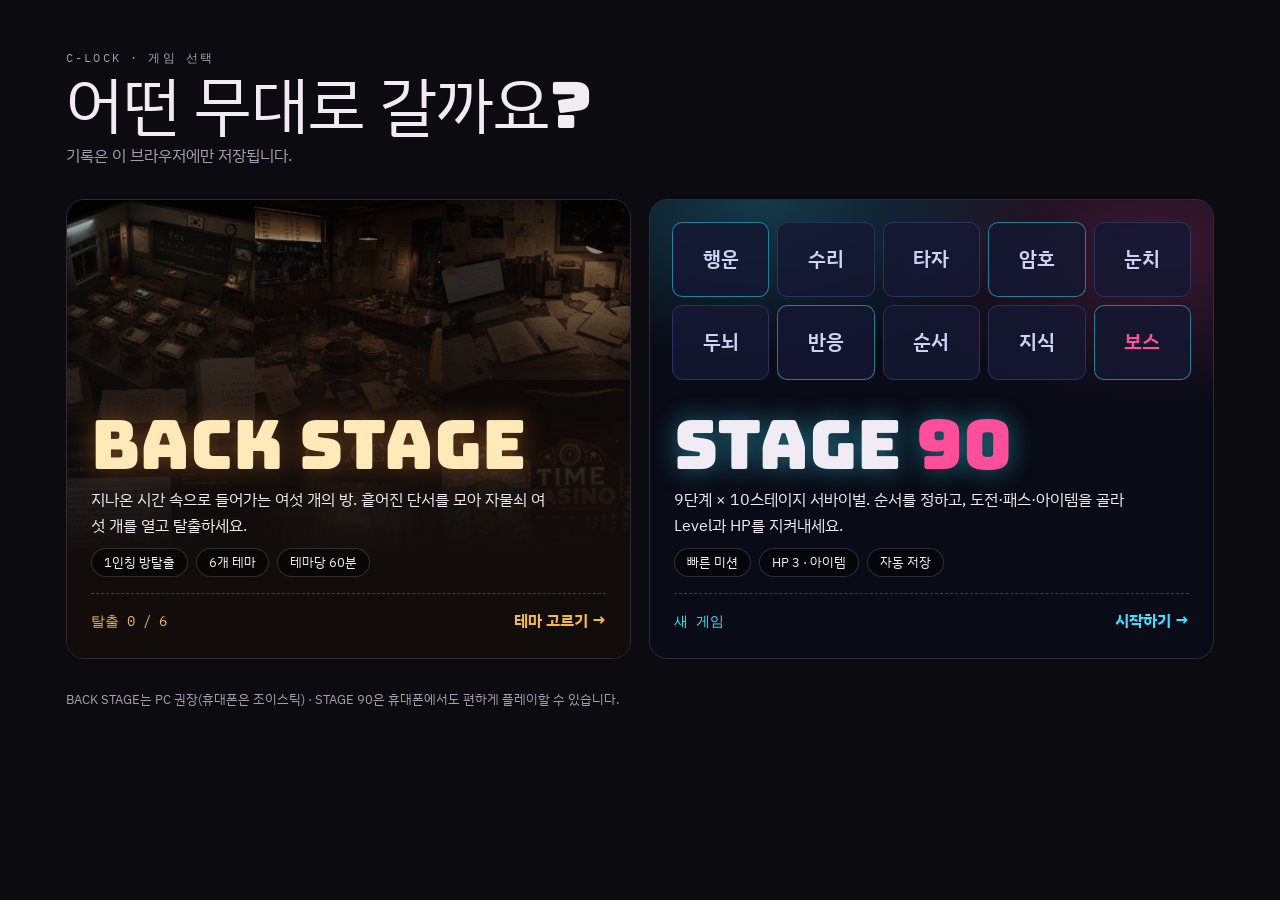
<file: index.html>
<!doctype html>
<html lang="ko">
<meta name="viewport" content="width=device-width, initial-scale=1, viewport-fit=cover">
<meta charset="utf-8">
<title>C-LOCK</title>
<link rel="preconnect" href="https://fonts.googleapis.com">
<link rel="preconnect" href="https://fonts.gstatic.com" crossorigin>
<link rel="stylesheet" href="https://fonts.googleapis.com/css2?family=Bungee&family=IBM+Plex+Mono:wght@500;600&family=IBM+Plex+Sans+KR:wght@400;600&display=swap">
<style>
/* Main menu: pick a game. Left = BACK STAGE (warm backstage gold), right = STAGE 90 (quiz-show cyan/pink). */
:root {
  color-scheme: dark;
  --bg: #0c0b10; --line: #2f2a36; --text: #f1ecf4; --muted: #a59eb0;
  --gold: #f2b84b; --cyan: #3de0ff; --pink: #ff4f9a;
  --f-display: 'Bungee', 'IBM Plex Sans KR', sans-serif;
  --f-mono: 'IBM Plex Mono', ui-monospace, monospace;
  --f-body: 'IBM Plex Sans KR', system-ui, sans-serif;
}
* { box-sizing: border-box; }
html, body { margin: 0; }
body { min-height: 100vh; background: var(--bg); color: var(--text); font-family: var(--f-body); line-height: 1.6; }
.wrap { width: min(1180px, 100%); margin: 0 auto; padding: 48px 16px 64px; }
header { margin-bottom: 30px; }
.eyebrow { font-family: var(--f-mono); font-size: 12px; letter-spacing: .18em; color: var(--muted); }
h1 { margin: 6px 0 6px; font-family: var(--f-display); font-weight: 400; font-size: clamp(36px, 6vw, 64px); line-height: 1; }
header p { margin: 0; color: var(--muted); }

.games { display: grid; grid-template-columns: repeat(2, minmax(0, 1fr)); gap: 18px; }
.game { position: relative; display: flex; flex-direction: column; min-height: 460px; border-radius: 18px; overflow: hidden; border: 1px solid var(--line); text-decoration: none; color: inherit; isolation: isolate; transition: transform .18s ease, box-shadow .18s ease, border-color .18s ease; }
.game:hover, .game:focus-visible { transform: translateY(-4px); outline: none; }
.game .art { position: absolute; inset: 0; z-index: -1; }
.game .in { margin-top: auto; padding: 26px 24px 24px; display: flex; flex-direction: column; gap: 10px; }
.game h2 { margin: 0; font-family: var(--f-display); font-weight: 400; font-size: clamp(42px, 6vw, 68px); line-height: .95; }
.game p { margin: 0; max-width: 46ch; }
.meta { display: flex; flex-wrap: wrap; gap: 8px; }
.meta span { font-size: 13px; border-radius: 999px; padding: 3px 12px; background: rgba(0,0,0,.45); border: 1px solid rgba(255,255,255,.16); }
.cta { display: flex; justify-content: space-between; align-items: center; gap: 12px; margin-top: 6px; padding-top: 14px; border-top: 1px dashed rgba(255,255,255,.22); }
.cta .rec { font-family: var(--f-mono); font-size: 14px; }
.cta b { font-size: 16px; }

/* BACK STAGE: theme posters in a strip, darkened toward the text */
.bs { background: #120d0b; }
.bs .art { display: grid; grid-template-columns: repeat(3, 1fr); grid-template-rows: repeat(2, 1fr); }
.bs .art img { width: 100%; height: 100%; object-fit: cover; display: block; filter: saturate(.85) brightness(.8); }
.bs .art::after { content: ""; position: absolute; inset: 0; background: linear-gradient(180deg, rgba(18,13,11,.15) 0%, rgba(18,13,11,.75) 48%, #120d0b 78%); }
.bs h2 { color: #ffe9b8; text-shadow: 0 0 26px rgba(242,140,60,.4); }
.bs .cta b, .bs .cta .rec { color: var(--gold); }
.bs:hover, .bs:focus-visible { border-color: var(--gold); box-shadow: 0 16px 44px rgba(0,0,0,.5), 0 0 0 1px rgba(242,184,75,.3); }

/* STAGE 90: scoreboard grid of the ten mission types */
.s90 { background: #090b16; }
.s90 .art { background: radial-gradient(ellipse 70% 50% at 20% 0%, rgba(61,224,255,.22), transparent 70%), radial-gradient(ellipse 70% 50% at 90% 10%, rgba(255,79,154,.2), transparent 70%); }
.s90 .tiles { position: absolute; inset: 22px 22px auto 22px; display: grid; grid-template-columns: repeat(5, minmax(0, 1fr)); gap: 8px; }
.s90 .tiles span { aspect-ratio: 1.3; display: grid; place-items: center; border-radius: 10px; border: 1px solid #2b3260; background: rgba(20,24,50,.85); font-weight: 600; font-size: clamp(14px, 1.8vw, 20px); color: #cdd3f5; }
.s90 .tiles span.boss { border-color: var(--pink); color: var(--pink); }
.s90 .tiles span:nth-child(3n+1) { border-color: rgba(61,224,255,.5); }
.s90 h2 b { color: var(--pink); font-weight: 400; }
.s90 h2 { text-shadow: 0 0 26px rgba(61,224,255,.45); }
.s90 .cta b, .s90 .cta .rec { color: var(--cyan); }
.s90:hover, .s90:focus-visible { border-color: var(--cyan); box-shadow: 0 16px 44px rgba(0,0,0,.5), 0 0 0 1px rgba(61,224,255,.3); }

footer { margin-top: 30px; color: var(--muted); font-size: 13px; }
@media (max-width: 760px) {
  .wrap { padding-top: 30px; }
  .games { grid-template-columns: 1fr; }
  .game { min-height: 400px; }
}
@media (prefers-reduced-motion: reduce) { .game { transition: none; } .game:hover { transform: none; } }
</style>

<div class="wrap">
  <header>
    <div class="eyebrow">C-LOCK · 게임 선택</div>
    <h1>어떤 무대로 갈까요?</h1>
    <p>기록은 이 브라우저에만 저장됩니다.</p>
  </header>

  <div class="games">
    <a class="game bs" href="backstage.html" aria-label="BACK STAGE 방탈출 시리즈로 이동">
      <div class="art" aria-hidden="true">
        <img src="w1/assets/poster.webp" alt=""><img src="w2/assets/poster.webp" alt=""><img src="w3/assets/poster.webp" alt="">
        <img src="w4/assets/poster.jpg" alt=""><img src="w5/assets/poster.webp" alt=""><img src="w6/assets/poster.webp" alt="" style="object-position:center 22%">
      </div>
      <div class="in">
        <h2>BACK STAGE</h2>
        <p>지나온 시간 속으로 들어가는 여섯 개의 방. 흩어진 단서를 모아 자물쇠 여섯 개를 열고 탈출하세요.</p>
        <div class="meta"><span>1인칭 방탈출</span><span>6개 테마</span><span>테마당 60분</span></div>
        <div class="cta"><span class="rec" id="bsRec">탈출 0 / 6</span><b>테마 고르기 →</b></div>
      </div>
    </a>

    <a class="game s90" href="s90/index.html" aria-label="STAGE 90 서바이벌 퀴즈로 이동">
      <div class="art" aria-hidden="true"><div class="tiles"><span>행운</span><span>수리</span><span>타자</span><span>암호</span><span>눈치</span><span>두뇌</span><span>반응</span><span>순서</span><span>지식</span><span class="boss">보스</span></div></div>
      <div class="in">
        <h2>STAGE <b>90</b></h2>
        <p>9단계 × 10스테이지 서바이벌. 순서를 정하고, 도전·패스·아이템을 골라 Level과 HP를 지켜내세요.</p>
        <div class="meta"><span>빠른 미션</span><span>HP 3 · 아이템</span><span>자동 저장</span></div>
        <div class="cta"><span class="rec" id="s90Rec">새 게임</span><b id="s90Go">시작하기 →</b></div>
      </div>
    </a>
  </div>

  <footer>BACK STAGE는 PC 권장(휴대폰은 조이스틱) · STAGE 90은 휴대폰에서도 편하게 플레이할 수 있습니다.</footer>
</div>

<script>
(() => {
  'use strict';
  let n = 0;
  for (let w = 1; w <= 6; w++) { try { if (localStorage.getItem('bs-record-w' + w)) n++; } catch (e) { /* storage blocked */ } }
  document.getElementById('bsRec').textContent = `탈출 ${n} / 6`;
  let s = null;
  try { s = JSON.parse(localStorage.getItem('s90-save-v1') || 'null'); } catch (e) { /* storage blocked */ }
  if (s) {
    const lv = `${s.level > 0 ? '+' : ''}${s.level}`;
    document.getElementById('s90Rec').textContent = s.out ? `퇴장 · Level ${lv}` : `${s.stage}단계 · Level ${lv} · HP ${s.hp}`;
    document.getElementById('s90Go').textContent = '이어하기 →';
  }
})();
</script>
</file>
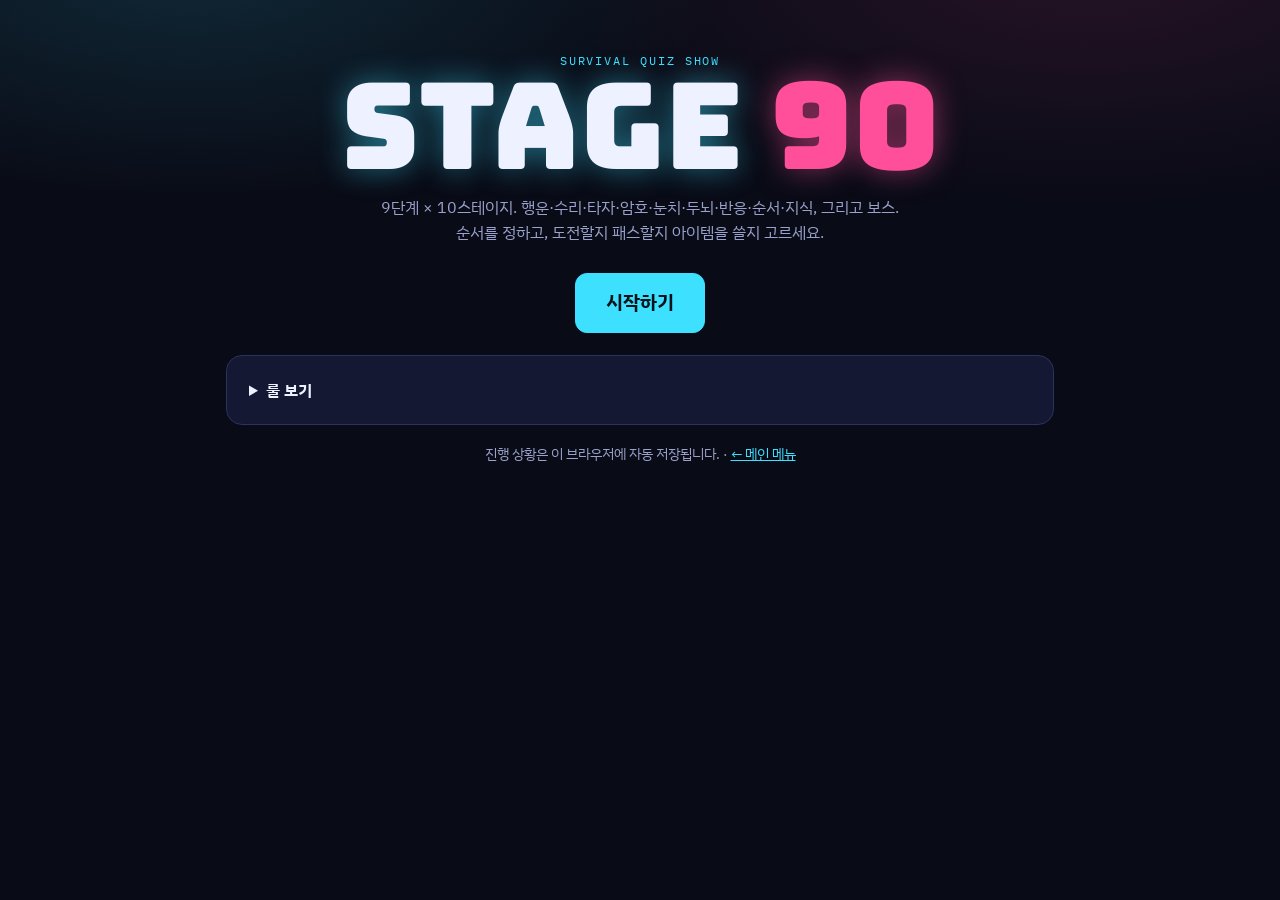
<file: s90/index.html>
<!doctype html>
<html lang="ko">
<head>
<meta charset="utf-8">
<meta name="viewport" content="width=device-width, initial-scale=1, viewport-fit=cover">
<title>Stage 90</title>
<link rel="preconnect" href="https://fonts.googleapis.com">
<link rel="preconnect" href="https://fonts.gstatic.com" crossorigin>
<link rel="stylesheet" href="https://fonts.googleapis.com/css2?family=Bungee&family=Black+Han+Sans&family=IBM+Plex+Mono:wght@500;600&family=IBM+Plex+Sans+KR:wght@400;600;700&display=swap">
<style>
/* Stage 90: a quiz-show scoreboard. Dark stage, cyan/magenta lights, green = success, red = fail, gold = items. */
:root {
  color-scheme: dark;
  --bg: #090b16; --bg-2: #0f1222; --card: #141832; --card-2: #1b2042; --line: #2b3260; --line-2: #3a4380;
  --text: #eef1ff; --muted: #9aa2cc; --cyan: #3de0ff; --pink: #ff4f9a; --gold: #ffc94a;
  --ok: #4fe08a; --bad: #ff5a52; --pass: #a9b2e0;
  --f-logo: 'Bungee', 'Black Han Sans', sans-serif;
  --f-disp: 'Black Han Sans', 'IBM Plex Sans KR', sans-serif;
  --f-mono: 'IBM Plex Mono', ui-monospace, monospace;
  --f-body: 'IBM Plex Sans KR', system-ui, sans-serif;
}
* { box-sizing: border-box; }
html, body { margin: 0; }
body {
  min-height: 100vh; background: var(--bg); color: var(--text); font-family: var(--f-body); line-height: 1.55;
  background-image: radial-gradient(ellipse 60% 40% at 15% -5%, rgba(61,224,255,.14), transparent 70%),
    radial-gradient(ellipse 60% 40% at 85% -5%, rgba(255,79,154,.12), transparent 70%);
  -webkit-tap-highlight-color: transparent;
}
button { font: inherit; color: inherit; }
a { color: var(--cyan); }
[hidden] { display: none !important; }

/* ---------- HUD: always on top, readable at a glance */
.hud { position: sticky; top: 0; z-index: 20; background: rgba(9,11,22,.92); backdrop-filter: blur(8px); border-bottom: 1px solid var(--line); }
.hud-in { width: min(1100px, 100%); margin: 0 auto; padding: 10px 16px; display: flex; flex-wrap: wrap; align-items: center; gap: 10px 18px; }
.logo { font-family: var(--f-logo); font-size: 20px; letter-spacing: .02em; color: var(--text); text-decoration: none; white-space: nowrap; }
.logo b { color: var(--cyan); font-weight: 400; }
.stat { display: flex; flex-direction: column; line-height: 1.1; }
.stat small { font-family: var(--f-mono); font-size: 10px; letter-spacing: .14em; color: var(--muted); }
.stat strong { font-family: var(--f-mono); font-size: 22px; font-variant-numeric: tabular-nums; }
.stat strong em { font-style: normal; font-size: 13px; color: var(--muted); margin-left: 4px; }
.lvl strong { color: var(--cyan); }
.hp-row { display: flex; gap: 3px; font-size: 20px; line-height: 1; }
.hp-row i { font-style: normal; color: var(--pink); filter: drop-shadow(0 0 6px rgba(255,79,154,.55)); }
.hp-row i.off { color: #2e3358; filter: none; }
.items { display: flex; flex-wrap: wrap; gap: 6px; margin-left: auto; }
.item { display: inline-flex; align-items: center; gap: 5px; height: 34px; padding: 0 10px; border-radius: 999px; border: 1px solid var(--line-2); background: var(--card); cursor: pointer; font-size: 14px; }
.item b { font-family: var(--f-mono); font-size: 15px; color: var(--gold); }
.item.zero { opacity: .38; }
.item:hover, .item:focus-visible { border-color: var(--gold); outline: none; }
.passes { display: flex; gap: 4px; align-items: center; }
.passes i { width: 12px; height: 12px; border-radius: 50%; border: 2px solid var(--pass); }
.passes i.used { background: transparent; border-color: #343a66; }
.passes i:not(.used) { background: var(--pass); }
.iconbtn { height: 34px; padding: 0 12px; border-radius: 8px; border: 1px solid var(--line-2); background: transparent; cursor: pointer; font-size: 13px; color: var(--muted); }
.iconbtn:hover { color: var(--text); border-color: var(--cyan); }

/* week track: 10 slots in the chosen order */
.track { width: min(1100px, 100%); margin: 0 auto; padding: 0 16px 10px; display: grid; grid-template-columns: repeat(10, minmax(0, 1fr)); gap: 5px; }
.slot { height: 30px; border-radius: 6px; border: 1px solid var(--line); background: var(--bg-2); display: grid; place-items: center; font-size: 12px; font-weight: 600; color: var(--muted); position: relative; overflow: hidden; }
.slot.now { border-color: var(--cyan); color: var(--text); box-shadow: 0 0 0 1px var(--cyan) inset, 0 0 14px rgba(61,224,255,.35); }
.slot.success { background: rgba(79,224,138,.18); border-color: var(--ok); color: var(--ok); }
.slot.fail { background: rgba(255,90,82,.16); border-color: var(--bad); color: var(--bad); }
.slot.pass, .slot.shield, .slot.space { background: rgba(169,178,224,.12); border-color: var(--pass); color: var(--pass); }
.slot.boss { border-style: dashed; }

/* ---------- screens */
main { width: min(860px, 100%); margin: 0 auto; padding: 26px 16px 80px; }
.screen { animation: in .28s ease; }
@keyframes in { from { opacity: 0; transform: translateY(8px); } to { opacity: 1; transform: none; } }
.card { background: var(--card); border: 1px solid var(--line); border-radius: 16px; padding: 22px; }
.eyebrow { font-family: var(--f-mono); font-size: 12px; letter-spacing: .16em; color: var(--cyan); }
h1, h2, h3 { margin: 0; }
.btns { display: flex; flex-wrap: wrap; gap: 10px; margin-top: 18px; }
.btn { min-height: 48px; padding: 0 22px; border-radius: 12px; border: 1px solid var(--line-2); background: var(--card-2); cursor: pointer; font-weight: 700; font-size: 16px; display: inline-flex; align-items: center; justify-content: center; gap: 8px; text-decoration: none; color: var(--text); }
.btn:hover:not(:disabled) { border-color: var(--cyan); }
.btn:disabled { opacity: .4; cursor: not-allowed; }
.btn.go { background: var(--cyan); border-color: var(--cyan); color: #04121a; }
.btn.go:hover:not(:disabled) { filter: brightness(1.08); }
.btn.warn { color: var(--bad); border-color: rgba(255,90,82,.5); background: transparent; }
.btn.ghost { background: transparent; }
.btn.big { min-height: 60px; font-size: 19px; padding: 0 30px; }
.btn small { font-weight: 400; font-size: 13px; opacity: .8; }

/* home */
.hero { text-align: center; padding: 26px 0 10px; }
.hero h1 { font-family: var(--f-logo); font-weight: 400; font-size: clamp(56px, 13vw, 120px); line-height: .92; color: var(--text); text-shadow: 0 0 30px rgba(61,224,255,.45); }
.hero h1 b { color: var(--pink); font-weight: 400; text-shadow: 0 0 30px rgba(255,79,154,.5); }
.hero p { color: var(--muted); max-width: 52ch; margin: 14px auto 0; }
.save { margin-top: 26px; display: grid; grid-template-columns: repeat(4, minmax(0, 1fr)); gap: 10px; }
.save .stat { background: var(--bg-2); border: 1px solid var(--line); border-radius: 12px; padding: 12px 14px; }
.home-btns { justify-content: center; }
.rules { margin-top: 22px; }
.rules summary { cursor: pointer; font-weight: 700; }
.rules ul { margin: 10px 0 0; padding-left: 20px; color: #cdd3f5; font-size: 14px; }
.rules li { margin: 4px 0; }
.note { margin-top: 14px; padding: 10px 14px; border-radius: 10px; background: rgba(255,201,74,.1); border: 1px solid rgba(255,201,74,.35); color: #ffe4a3; font-size: 14px; }

/* order */
.olist { list-style: none; margin: 16px 0 0; padding: 0; display: grid; gap: 8px; }
.orow { display: grid; grid-template-columns: 40px minmax(0, 1fr) auto; align-items: center; gap: 12px; background: var(--bg-2); border: 1px solid var(--line); border-radius: 12px; padding: 8px 10px 8px 14px; }
.orow .n { font-family: var(--f-mono); font-size: 18px; color: var(--muted); }
.orow .t { font-family: var(--f-disp); font-size: 22px; }
.orow .t small { font-family: var(--f-body); font-size: 13px; color: var(--muted); margin-left: 8px; }
.orow .mv { display: flex; gap: 6px; }
.orow .mv button { width: 44px; height: 40px; border-radius: 9px; border: 1px solid var(--line-2); background: var(--card); cursor: pointer; font-size: 16px; }
.orow .mv button:disabled { opacity: .25; cursor: default; }
.orow.done { opacity: .45; }
.orow.boss { border-style: dashed; }

/* brief */
.brief { text-align: center; padding: 30px 22px; }
.brief .type { font-family: var(--f-disp); font-size: clamp(64px, 15vw, 120px); line-height: 1; margin: 8px 0 4px; }
.brief .type.boss { color: var(--pink); text-shadow: 0 0 28px rgba(255,79,154,.45); }
.brief .lv { font-family: var(--f-mono); font-size: 18px; color: var(--cyan); }
.brief .desc { font-size: 18px; margin: 16px auto 0; max-width: 40ch; }
.chips { display: flex; flex-wrap: wrap; justify-content: center; gap: 6px; margin-top: 14px; }
.chips span { font-size: 13px; border: 1px solid var(--line-2); border-radius: 999px; padding: 3px 12px; color: #cdd3f5; }
.brief .btns { justify-content: center; }
.toggles { display: flex; flex-wrap: wrap; justify-content: center; gap: 8px; margin-top: 16px; }
.toggle { min-height: 44px; padding: 0 16px; border-radius: 999px; border: 1px solid var(--line-2); background: transparent; cursor: pointer; font-size: 15px; display: inline-flex; align-items: center; gap: 6px; }
.toggle[aria-pressed="true"] { background: rgba(255,201,74,.16); border-color: var(--gold); color: var(--gold); font-weight: 700; }
.toggle:disabled { opacity: .35; cursor: not-allowed; }
.link { background: none; border: 0; color: var(--muted); text-decoration: underline; cursor: pointer; font-size: 14px; margin-top: 16px; }

/* countdown */
.count { display: grid; place-items: center; min-height: 52vh; }
.count b { font-family: var(--f-logo); font-weight: 400; font-size: clamp(120px, 34vw, 260px); line-height: 1; color: var(--cyan); text-shadow: 0 0 40px rgba(61,224,255,.6); animation: pop .9s ease both; }
@keyframes pop { 0% { transform: scale(1.6); opacity: 0; } 25% { transform: scale(1); opacity: 1; } 85% { opacity: 1; } 100% { opacity: 0; transform: scale(.85); } }

/* play */
.timer { display: flex; align-items: center; gap: 12px; margin-bottom: 16px; }
.timer .bar { flex: 1; height: 12px; border-radius: 999px; background: var(--bg-2); border: 1px solid var(--line); overflow: hidden; }
.timer .bar i { display: block; height: 100%; width: 100%; background: linear-gradient(90deg, var(--cyan), var(--pink)); transform-origin: left; }
.timer .sec { font-family: var(--f-mono); font-size: 34px; font-weight: 600; min-width: 3.2ch; text-align: right; font-variant-numeric: tabular-nums; }
.timer.low .sec { color: var(--bad); }
.timer.inf .sec { font-size: 24px; color: var(--muted); }
.qcard { text-align: center; padding: 28px 20px; }
.qcard .tag { font-family: var(--f-mono); color: var(--cyan); font-size: 14px; }
.q { font-size: 20px; margin: 12px 0 0; }
.q.big { font-size: clamp(22px, 4.6vw, 30px); font-weight: 700; line-height: 1.45; text-wrap: balance; }
.seq { font-size: clamp(30px, 8vw, 48px); font-weight: 700; letter-spacing: .12em; margin-top: 10px; }
.seq b { color: var(--pink); }
.eq, .cond { display: flex; align-items: center; justify-content: center; gap: 10px; font-size: clamp(26px, 6vw, 40px); font-weight: 700; margin-top: 10px; }
.cond { font-size: clamp(20px, 4.5vw, 30px); justify-content: flex-start; width: fit-content; margin: 10px auto 0; }
.cond span { font-size: .8em; color: var(--muted); }
.dot { display: inline-block; width: 1.25em; height: 1.25em; border-radius: 50%; }
.dot.r { background: #e0303f; } .dot.y { background: #ffcb59; } .dot.g { background: #7ab35a; }
.cho { font-family: var(--f-disp); font-size: clamp(64px, 18vw, 120px); letter-spacing: .14em; color: var(--gold); line-height: 1.1; margin-top: 8px; }
.cho.long { font-size: clamp(34px, 9.5vw, 72px); letter-spacing: .06em; word-break: keep-all; }
.answer { display: flex; gap: 10px; margin-top: 22px; }
.answer input { flex: 1; min-width: 0; height: 60px; border-radius: 12px; border: 2px solid var(--line-2); background: var(--bg-2); color: var(--text); font-size: 24px; padding: 0 16px; font-family: var(--f-body); text-align: center; }
.answer input:focus { outline: none; border-color: var(--cyan); }
.answer .btn { min-height: 60px; }
.shake { animation: shake .35s; }
@keyframes shake { 20%, 60% { transform: translateX(-8px); } 40%, 80% { transform: translateX(8px); } }
.hint { color: var(--muted); font-size: 14px; margin-top: 10px; }

/* typing */
.target { font-size: clamp(19px, 3.8vw, 24px); line-height: 1.8; text-align: left; background: var(--bg-2); border: 1px solid var(--line); border-radius: 12px; padding: 14px 16px; margin-top: 12px; user-select: none; -webkit-user-select: none; }
.target .ok { color: var(--ok); } .target .bad { color: var(--bad); background: rgba(255,90,82,.18); border-radius: 3px; } .target .cur { border-bottom: 2px solid var(--cyan); }
.typing textarea { width: 100%; min-height: 110px; margin-top: 14px; border-radius: 12px; border: 2px solid var(--line-2); background: var(--bg-2); color: var(--text); font-size: 20px; padding: 12px 14px; font-family: var(--f-body); resize: none; line-height: 1.6; }
.typing textarea:focus { outline: none; border-color: var(--cyan); }

/* order game */
.pick { display: flex; flex-wrap: wrap; justify-content: center; gap: 10px; margin-top: 18px; }
.pick button { min-width: 110px; min-height: 56px; padding: 0 18px; border-radius: 12px; border: 1px solid var(--line-2); background: var(--card-2); cursor: pointer; font-size: 19px; font-weight: 700; }
.pick button:disabled { opacity: .25; cursor: default; }
.picked { display: flex; flex-wrap: wrap; justify-content: center; align-items: center; gap: 8px; min-height: 64px; margin-top: 16px; padding: 8px; border: 1px dashed var(--line-2); border-radius: 12px; }
.picked button { min-height: 46px; padding: 0 14px; border-radius: 10px; border: 1px solid var(--cyan); background: rgba(61,224,255,.12); cursor: pointer; font-size: 17px; font-weight: 700; }
.picked button b { font-family: var(--f-mono); color: var(--cyan); margin-right: 6px; }
.picked .ph { color: var(--muted); font-size: 14px; }

/* boss board */
.board { display: grid; grid-template-columns: repeat(5, minmax(0, 1fr)); gap: 6px; width: min(420px, 100%); margin: 16px auto 0; }
.board button { aspect-ratio: 1; border-radius: 10px; border: 2px solid #3d6fa8; background: #f4f8ff; color: #10142a; font-size: clamp(22px, 6vw, 32px); font-weight: 700; cursor: pointer; }
.board button.on { background: var(--cyan); border-color: var(--cyan); }
.board.static button { cursor: default; }
.found { display: flex; flex-wrap: wrap; justify-content: center; gap: 8px; margin-top: 14px; min-height: 40px; }
.found span { padding: 6px 14px; border-radius: 999px; background: rgba(79,224,138,.16); border: 1px solid var(--ok); color: var(--ok); font-weight: 700; }
.found .need { background: none; border: 1px dashed var(--line-2); color: var(--muted); font-weight: 400; }

/* roulette */
.wheel-wrap { position: relative; width: min(340px, 82vw); aspect-ratio: 1; margin: 18px auto 0; }
.wheel-wrap svg { width: 100%; height: 100%; display: block; transition: transform 3.6s cubic-bezier(.12,.68,.12,1); }
.pointer { position: absolute; left: 50%; top: -8px; transform: translateX(-50%); width: 0; height: 0; border-left: 16px solid transparent; border-right: 16px solid transparent; border-top: 30px solid var(--gold); filter: drop-shadow(0 2px 6px rgba(0,0,0,.6)); z-index: 2; }

/* result */
.result { text-align: center; padding: 34px 22px; }
.result .word { font-family: var(--f-logo); font-weight: 400; font-size: clamp(54px, 14vw, 100px); line-height: 1; }
.result.success .word { color: var(--ok); text-shadow: 0 0 30px rgba(79,224,138,.5); }
.result.fail .word { color: var(--bad); text-shadow: 0 0 30px rgba(255,90,82,.45); }
.result.pass .word, .result.shield .word, .result.space .word { color: var(--pass); }
.result .delta { font-family: var(--f-mono); font-size: 24px; margin-top: 10px; }
.result .why { color: var(--muted); margin-top: 8px; }
.reveal { margin-top: 14px; display: inline-block; padding: 8px 16px; border-radius: 10px; background: var(--bg-2); border: 1px solid var(--line); }
.reveal b { color: var(--gold); }
.result .btns { justify-content: center; }

/* week end */
.sum { width: 100%; border-collapse: collapse; margin-top: 14px; font-size: 15px; }
.sum th, .sum td { padding: 8px 10px; border-bottom: 1px solid var(--line); text-align: left; }
.sum th { color: var(--muted); font-weight: 600; font-size: 13px; }
.sum td.r-success { color: var(--ok); } .sum td.r-fail { color: var(--bad); } .sum td.r-pass, .sum td.r-shield, .sum td.r-space { color: var(--pass); }
.sum td.num { font-family: var(--f-mono); text-align: right; }

/* modal + toast */
.modal { position: fixed; inset: 0; z-index: 50; background: rgba(4,6,14,.72); display: grid; place-items: center; padding: 16px; }
.modal .card { width: min(560px, 100%); max-height: 86vh; overflow: auto; }
.modal h3 { font-size: 20px; }
.modal p { color: #cdd3f5; }
.toast { position: fixed; left: 50%; bottom: 24px; transform: translateX(-50%); z-index: 60; background: var(--card-2); border: 1px solid var(--gold); color: var(--text); padding: 12px 18px; border-radius: 12px; box-shadow: 0 10px 30px rgba(0,0,0,.5); max-width: calc(100vw - 32px); }


/* dice */
#dpick button[aria-pressed="true"] { background: var(--cyan); border-color: var(--cyan); color: #04121a; }
.die { position: relative; width: 140px; height: 140px; margin: 22px auto 0; border-radius: 26px; background: #f4f6ff; box-shadow: 0 10px 30px rgba(0,0,0,.45), inset 0 -6px 0 rgba(0,0,0,.12); display: grid; place-items: center; }
.die.rolling { animation: wob .18s infinite alternate; }
@keyframes wob { from { transform: rotate(-8deg) scale(.96); } to { transform: rotate(8deg) scale(1.02); } }
.pips { display: grid; grid-template-columns: repeat(3, 26px); grid-template-rows: repeat(3, 26px); gap: 10px; }
.pips i { border-radius: 50%; }
.pips i.on { background: #10142a; }
.pips.blank { display: none; }
.die span { font-family: var(--f-logo); font-size: 60px; color: #10142a; }

/* baskin robbins 31 */
.bk-now { margin-top: 14px; }
.bk-now small { display: block; font-family: var(--f-mono); font-size: 12px; letter-spacing: .14em; color: var(--muted); }
.bk-now b { font-family: var(--f-logo); font-weight: 400; font-size: clamp(64px, 16vw, 96px); line-height: 1; color: var(--gold); }
.bk-log { display: flex; gap: 6px; overflow-x: auto; padding: 8px 2px; margin-top: 10px; scrollbar-width: thin; }
.bk-log span { flex: none; padding: 5px 11px; border-radius: 999px; font-size: 14px; font-weight: 700; font-family: var(--f-mono); }
.bk-log .cap { background: rgba(255,79,154,.16); border: 1px solid var(--pink); color: var(--pink); }
.bk-log .me { background: rgba(61,224,255,.14); border: 1px solid var(--cyan); color: var(--cyan); }
.bk-btns { display: grid; grid-template-columns: repeat(2, minmax(0, 1fr)); gap: 10px; margin-top: 12px; }
.bk-btns .btn { min-height: 58px; font-family: var(--f-mono); font-size: 20px; }

/* hangul hanoi */
.pegs { display: grid; grid-template-columns: repeat(3, minmax(0, 1fr)); gap: 8px; margin-top: 16px; }
.peg { position: relative; height: 210px; border: 1px solid var(--line); border-radius: 12px; background: var(--bg-2); cursor: pointer; display: flex; flex-direction: column-reverse; align-items: center; padding: 0 4px 30px; gap: 3px; }
.peg:hover { border-color: var(--line-2); }
.peg.sel { border-color: var(--gold); box-shadow: 0 0 0 1px var(--gold) inset; }
.peg .rod { position: absolute; left: 50%; bottom: 30px; top: 18px; width: 8px; margin-left: -4px; border-radius: 4px; background: #8c93b8; }
.peg em { position: absolute; left: 0; right: 0; bottom: 6px; text-align: center; font-style: normal; font-family: var(--f-mono); font-size: 13px; color: var(--muted); }
.disk { position: relative; z-index: 1; width: var(--w); min-width: 64px; height: 34px; border-radius: 8px; display: grid; place-items: center; font-size: 12px; font-weight: 700; color: #10142a; white-space: nowrap; border: 1px solid rgba(0,0,0,.3); transition: transform .15s; }
.disk.d1 { background: #ff5a52; } .disk.d2 { background: #ff9c3d; } .disk.d3 { background: #ffd84a; } .disk.d4 { background: #7ee07a; }
.disk.up { transform: translateY(-10px); box-shadow: 0 6px 14px rgba(0,0,0,.4); }
#af[hidden] { display: none !important; }
/* coin toss */
.coins { display: grid; grid-template-columns: repeat(4, minmax(0, 1fr)); gap: 10px; margin-top: 16px; }
.cslot { display: flex; flex-direction: column; align-items: center; gap: 8px; }
.cslot small { font-family: var(--f-mono); color: var(--muted); font-size: 12px; }
.coin { position: relative; width: min(72px, 100%); aspect-ratio: 1; border-radius: 50%; display: grid; place-items: center; font-weight: 700; font-size: 22px;
  background: radial-gradient(circle at 35% 30%, #fff1b8, #e0a92c 60%, #9b6b10); color: #4a3205; border: 2px solid #ffd76a; box-shadow: 0 4px 12px rgba(0,0,0,.35); }
.coin.tail { background: radial-gradient(circle at 35% 30%, #f1f3ff, #aeb6d8 60%, #626b92); border-color: #d6dcf6; color: #232a48; }
.coin.flip { animation: coinflip .3s linear infinite; }
@keyframes coinflip { 0% { transform: rotateX(0); } 50% { transform: rotateX(90deg) translateY(-14px); } 100% { transform: rotateX(180deg); } }
.coin i { position: absolute; right: -6px; top: -6px; width: 24px; height: 24px; border-radius: 50%; font-style: normal; font-size: 14px; display: grid; place-items: center; }
.coin.hit i { background: var(--ok); color: #062a14; } .coin.miss i { background: var(--bad); color: #2a0606; }
.seg { display: flex; width: 100%; border: 1px solid var(--line-2); border-radius: 10px; overflow: hidden; }
.seg button { flex: 1; min-height: 40px; border: 0; background: var(--card-2); color: var(--text); font-weight: 700; font-size: 15px; cursor: pointer; }
.seg button + button { border-left: 1px solid var(--line-2); }
.seg button[aria-pressed="true"] { background: var(--cyan); color: #06202a; }
.seg button:disabled { cursor: default; }
/* 앞말로 끝내기 */
.cap-word { margin: 16px 0 6px; }
.cap-word small { display: block; font-family: var(--f-mono); font-size: 12px; letter-spacing: .14em; color: var(--pink); }
.cap-word b { font-family: var(--f-disp); font-weight: 400; font-size: clamp(48px, 13vw, 80px); line-height: 1.1; }
/* vowel cipher list */
.seq-list { font-family: var(--f-mono); font-size: clamp(20px, 5vw, 26px); line-height: 1.5; margin-top: 10px; }
.seq-list p { margin: 0; } .seq-list b { color: var(--gold); }
/* puzzle equation */
.puz { margin-top: 12px; border-radius: 10px; overflow: auto; border: 1px solid var(--line-2); cursor: zoom-in; max-height: 70vh; }
.puz img { display: block; width: 100%; height: auto; }
.puz.zoom { cursor: zoom-out; } .puz.zoom img { width: 200%; max-width: none; }
.puz.static { cursor: default; }
.q .tgt { color: var(--gold); font-size: 1.3em; }
.eq-now { font-family: var(--f-mono); font-size: 20px; color: var(--cyan); text-align: center; min-height: 30px; margin-top: 8px; }
.keys { display: grid; grid-template-columns: repeat(5, minmax(0, 1fr)); gap: 6px; margin-top: 8px; }
.keys .btn { min-height: 44px; padding: 0; font-family: var(--f-mono); font-size: 18px; }
/* hanoi rule example on the brief */
.ex { margin: 20px auto 6px; max-width: 560px; text-align: left; border: 1px solid var(--line-2); border-radius: 14px; padding: 16px; background: var(--bg-2); }
.ex-h { font-weight: 700; font-size: 16px; text-align: center; }
.ex-h b { color: var(--gold); }
.pegs.mini { margin-top: 10px; }
.pegs.mini .peg { height: 150px; cursor: default; padding-bottom: 26px; }
.pegs.mini .peg:hover { border-color: var(--line); }
.pegs.mini .disk { height: 28px; font-size: 11px; }
.ex-cap { text-align: center; margin: 12px 0 0; min-height: 3.2em; font-size: 15px; }
.ex-cap b { color: var(--cyan); } .ex-cap .ok { color: var(--ok); }
#hexUsed { min-height: 0; margin-top: 8px; gap: 6px; align-items: center; }
#hexUsed small { color: var(--muted); font-size: 12px; margin-right: 2px; }
#hexUsed span { padding: 3px 10px; font-size: 13px; }
.ex-nav { display: flex; justify-content: center; align-items: center; gap: 12px; margin-top: 12px; }
.ex-nav .btn { min-height: 40px; padding: 0 16px; }
.ex-nav span { font-family: var(--f-mono); color: var(--muted); min-width: 4ch; text-align: center; }
.ex-how { margin-top: 14px; padding-top: 12px; border-top: 1px dashed var(--line-2); font-size: 14px; }
.ex-how b, .ex-no > b { color: var(--gold); margin-right: 6px; }
.ex-no { margin-top: 10px; font-size: 14px; }
.ex-no ul { list-style: none; margin: 8px 0 0; padding: 0; display: grid; gap: 6px; }
.ex-no li { display: flex; flex-wrap: wrap; justify-content: space-between; gap: 2px 10px; padding: 6px 10px; border-radius: 8px; background: rgba(255,90,82,.08); border: 1px solid rgba(255,90,82,.3); }
.ex-no li span { color: var(--bad); font-weight: 700; }
.ex-no li small { color: var(--muted); font-size: 13px; }
#used span { background: rgba(61,224,255,.12); border-color: var(--cyan); color: var(--cyan); }
@media (max-width: 640px) {
  .hud-in { gap: 8px 14px; padding: 8px 12px; }
  .logo { font-size: 17px; }
  .stat strong { font-size: 19px; }
  .items { margin-left: 0; gap: 4px; }
  .item { height: 30px; padding: 0 8px; gap: 3px; }
  .item span { display: none; }
  .hp-row { font-size: 17px; }
  .iconbtn { height: 30px; padding: 0 9px; }
  .hud-in > .iconbtn { margin-left: auto; }
  .track { padding: 0 12px 8px; gap: 3px; }
  .slot { font-size: 11px; height: 26px; }
  .save { grid-template-columns: repeat(2, minmax(0, 1fr)); }
  .answer { flex-direction: column; }
  .orow .t { font-size: 19px; }
  .orow .t small { display: none; }
  .peg { height: 190px; }
  .disk { font-size: 11px; min-width: 0; width: calc(var(--w) + 14%); }
  .ex { padding: 14px 10px; }
  .pegs.mini { gap: 6px; }
  .pegs.mini .peg { padding: 0 3px 26px; }
  .coins { gap: 6px; } .coin { font-size: 18px; }
  .pegs.mini .disk { min-width: 60px; font-size: 10.5px; letter-spacing: -.02em; }
}
@media (prefers-reduced-motion: reduce) { .screen, .count b { animation: none; } .wheel-wrap svg { transition-duration: .6s; } }
</style>
</head>
<body>
<header class="hud" id="hud" hidden>
  <div class="hud-in">
    <a class="logo" href="#" id="homeLink" title="Stage 90 처음 화면">STAGE <b>90</b></a>
    <div class="stat"><small>STAGE</small><strong id="hStage">1<em>단계</em></strong></div>
    <div class="stat lvl"><small>LEVEL</small><strong id="hLevel">0<em id="hWeek">이번 단계 0</em></strong></div>
    <div class="stat"><small>HP</small><div class="hp-row" id="hHp"></div></div>
    <div class="stat"><small>PASS</small><div class="passes" id="hPass"></div></div>
    <div class="items" id="hItems"></div>
    <button class="iconbtn" type="button" id="rulesBtn">룰</button>
  </div>
  <div class="track" id="track"></div>
</header>
<main id="view"></main>
<div class="modal" id="modal" hidden></div>
<div class="toast" id="toast" hidden></div>
<script src="stage1.js"></script>
<script src="stage2.js"></script>
<script src="stage3.js"></script>
<script src="s90.js"></script>
</body>
</html>
</file>
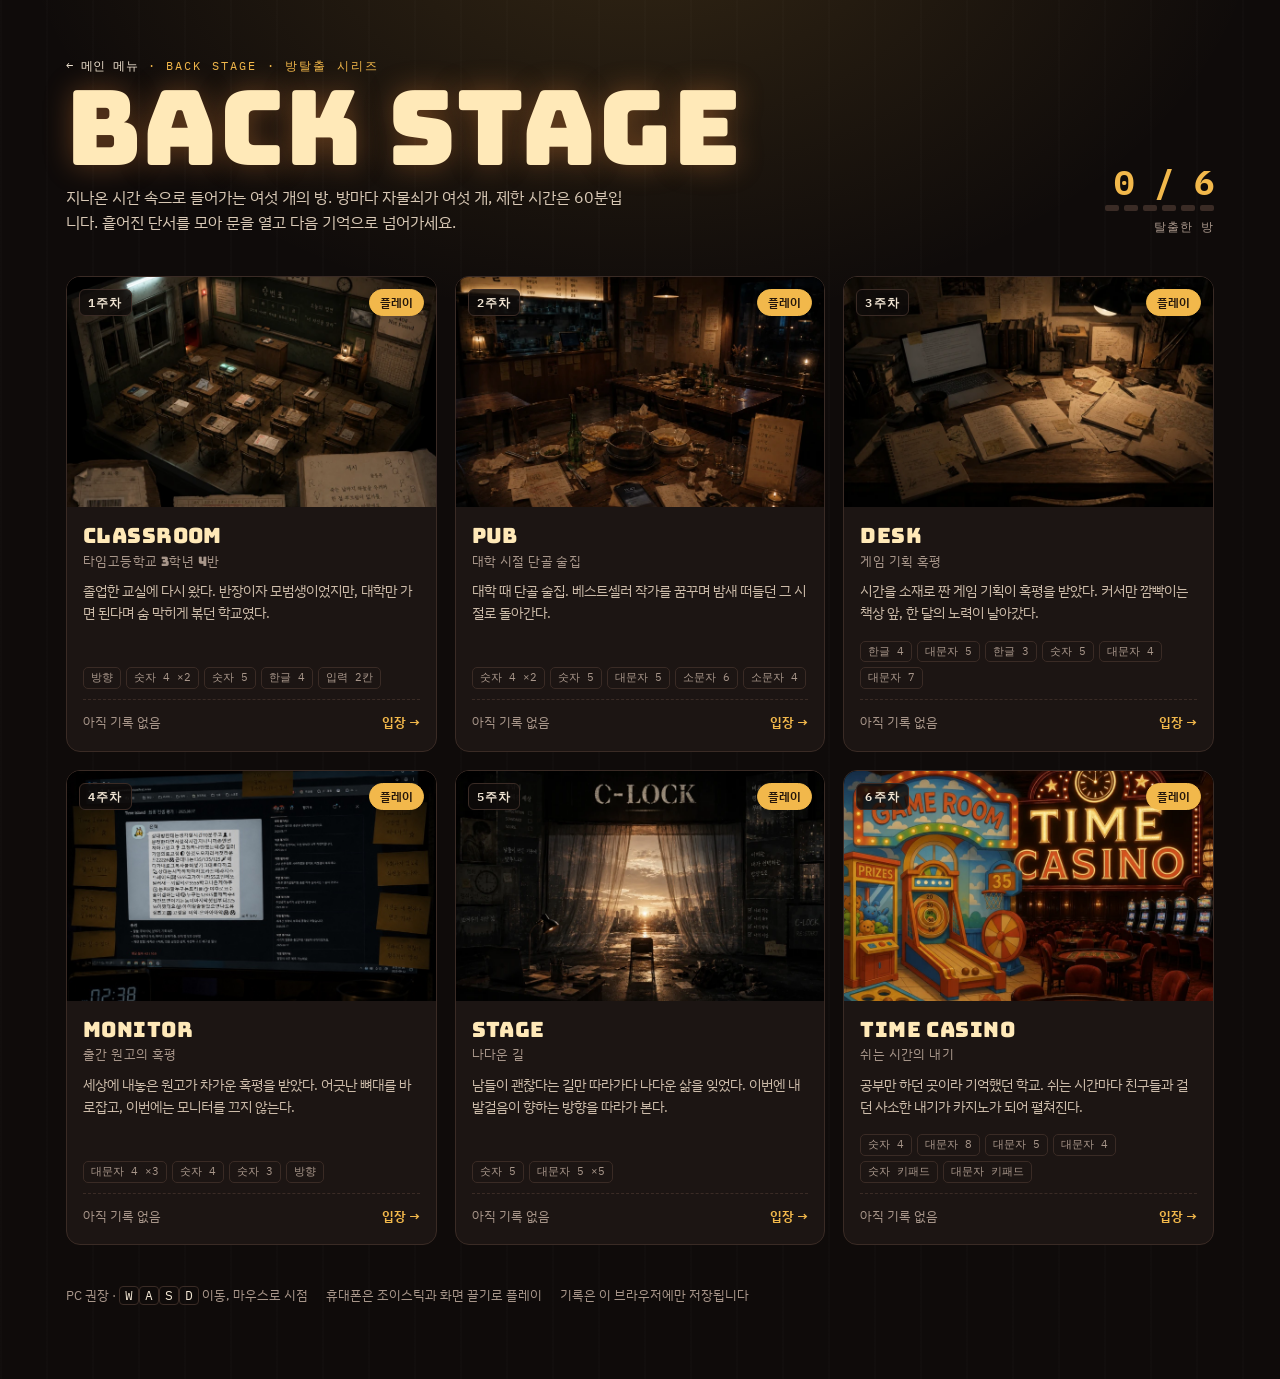
<file: backstage.html>
<!doctype html>
<html lang="ko">
<meta name="viewport" content="width=device-width, initial-scale=1, viewport-fit=cover">
<meta charset="utf-8">
<title>Back Stage</title>
<link rel="preconnect" href="https://fonts.googleapis.com">
<link rel="preconnect" href="https://fonts.gstatic.com" crossorigin>
<link rel="stylesheet" href="https://fonts.googleapis.com/css2?family=Bungee&family=IBM+Plex+Mono:wght@500;600&family=IBM+Plex+Sans+KR:wght@400;600&display=swap">
<style>
/* Theme select: a dark backstage wall with six "rooms" in series order. Only playable rooms are links. */
:root {
  color-scheme: dark;
  --bg: #0f0b0a;
  --bg-2: #171110;
  --card: #1c1513;
  --card-2: #241a17;
  --line: #3a2b25;
  --text: #f2e6d4;
  --muted: #a8968a;
  --gold: #f2b84b;
  --red: #d8463c;
  --f-display: 'Bungee', 'IBM Plex Sans KR', sans-serif;
  --f-mono: 'IBM Plex Mono', ui-monospace, monospace;
  --f-body: 'IBM Plex Sans KR', system-ui, sans-serif;
}
* { box-sizing: border-box; }
html, body { margin: 0; }
body {
  min-height: 100vh; background: var(--bg); color: var(--text); font-family: var(--f-body); line-height: 1.6;
  background-image:
    radial-gradient(ellipse 70% 45% at 50% -8%, rgba(242,184,75,.16), transparent 70%),
    repeating-linear-gradient(90deg, rgba(255,255,255,.012) 0 2px, transparent 2px 46px);
}
.wrap { width: min(1180px, 100%); margin: 0 auto; padding: 56px max(16px, env(safe-area-inset-left, 0px)) 72px max(16px, env(safe-area-inset-right, 0px)); }

header { display: grid; grid-template-columns: minmax(0, 1fr) auto; gap: 24px; align-items: end; margin-bottom: 40px; }
.eyebrow { font-family: var(--f-mono); font-size: 12px; letter-spacing: .18em; color: var(--gold); }
.eyebrow a.home { color: var(--text); text-decoration: none; letter-spacing: .04em; }
.eyebrow a.home:hover { color: var(--gold); }
h1 { margin: 6px 0 10px; font-family: var(--f-display); font-weight: 400; font-size: clamp(48px, 9vw, 104px); line-height: .9; letter-spacing: .01em; color: #ffe9b8; text-shadow: 0 0 28px rgba(242,140,60,.35); }
.lede { margin: 0; color: #d9c9b6; max-width: 56ch; }
.progress { display: flex; flex-direction: column; align-items: flex-end; gap: 6px; font-family: var(--f-mono); }
.progress b { font-size: 34px; color: var(--gold); font-variant-numeric: tabular-nums; line-height: 1; }
.progress span { font-size: 12px; color: var(--muted); letter-spacing: .08em; }
.pips { display: flex; gap: 5px; }
.pips i { width: 14px; height: 6px; border-radius: 2px; background: var(--line); }
.pips i.on { background: var(--gold); }

.grid { list-style: none; margin: 0; padding: 0; display: grid; grid-template-columns: repeat(3, minmax(0, 1fr)); gap: 18px; }
.room { position: relative; display: flex; flex-direction: column; height: 100%; border: 1px solid var(--line); border-radius: 14px; overflow: hidden; background: var(--card); color: inherit; text-decoration: none; transition: transform .18s ease, border-color .18s ease, box-shadow .18s ease; }
a.room:hover, a.room:focus-visible { transform: translateY(-3px); border-color: var(--gold); box-shadow: 0 14px 40px rgba(0,0,0,.45), 0 0 0 1px rgba(242,184,75,.25); outline: none; }
/* every thumbnail is the same 16:10 box; the image is cropped to fit, so a portrait poster can't stretch its card */
.thumb { position: relative; aspect-ratio: 16 / 10; overflow: hidden; background: #000; }
.thumb img { position: absolute; inset: 0; display: block; width: 100%; height: 100%; object-fit: cover; }
.room.locked .thumb img { filter: grayscale(.85) brightness(.45); }
.room.locked .thumb::after { content: ""; position: absolute; inset: 0; background: repeating-linear-gradient(135deg, rgba(0,0,0,.25) 0 6px, transparent 6px 12px); }
.wk { position: absolute; left: 12px; top: 12px; z-index: 1; font-family: var(--f-mono); font-size: 12px; font-weight: 600; letter-spacing: .1em; background: rgba(15,11,10,.82); border: 1px solid var(--line); border-radius: 6px; padding: 3px 8px; }
.pill { position: absolute; right: 12px; top: 12px; z-index: 1; font-size: 12px; font-weight: 600; border-radius: 999px; padding: 3px 10px; background: rgba(15,11,10,.82); border: 1px solid var(--line); color: var(--muted); }
.pill.play { background: var(--gold); border-color: var(--gold); color: #24160b; }
.pill.wip { color: var(--gold); border-color: rgba(242,184,75,.5); }
.pill.clear { background: #2f6b45; border-color: #3f8a5a; color: #e6ffe9; }
.body { display: flex; flex-direction: column; gap: 10px; padding: 16px 16px 18px; flex: 1; }
.body h2 { margin: 0; font-size: 21px; line-height: 1.25; text-wrap: balance; }
.body h2 small { display: block; margin-top: 4px; font-size: 13px; font-weight: 400; color: var(--muted); }
.body h2.en { font-family: var(--f-display); font-weight: 400; letter-spacing: .02em; color: #ffe9b8; }
.body p { margin: 0; font-size: 14px; color: #cdbcaa; }
.room.locked .body p, .room.locked h2 { color: #8f8076; }
.chips { display: flex; flex-wrap: wrap; gap: 5px; margin-top: auto; padding-top: 6px; }
.chips span { font-family: var(--f-mono); font-size: 11px; color: var(--muted); border: 1px solid var(--line); border-radius: 5px; padding: 1px 7px; }
.foot { display: flex; justify-content: space-between; align-items: center; gap: 8px; border-top: 1px dashed var(--line); padding-top: 12px; font-size: 13px; }
.foot .rec { font-family: var(--f-mono); color: var(--gold); font-variant-numeric: tabular-nums; }
.foot .rec.none { color: var(--muted); font-family: var(--f-body); }
.foot .go { font-weight: 600; color: var(--gold); }
.room.locked .foot .go { color: var(--muted); font-weight: 400; }

footer { margin-top: 40px; font-size: 13px; color: var(--muted); display: flex; flex-wrap: wrap; gap: 6px 18px; }
footer kbd { font-family: var(--f-mono); color: var(--text); border: 1px solid var(--line); border-radius: 4px; padding: 0 5px; }

@media (max-width: 960px) { .grid { grid-template-columns: repeat(2, minmax(0, 1fr)); } }
@media (max-width: 620px) {
  .wrap { padding-top: 32px; }
  header { grid-template-columns: 1fr; gap: 16px; margin-bottom: 28px; }
  .progress { align-items: flex-start; flex-direction: row; align-items: center; gap: 10px; }
  .grid { grid-template-columns: 1fr; }
}
@media (prefers-reduced-motion: reduce) { .room { transition: none; } a.room:hover { transform: none; } }
</style>

<div class="wrap">
  <header>
    <div>
      <div class="eyebrow"><a class="home" href="index.html">← 메인 메뉴</a> · BACK STAGE · 방탈출 시리즈</div>
      <h1>BACK STAGE</h1>
      <p class="lede">지나온 시간 속으로 들어가는 여섯 개의 방. 방마다 자물쇠가 여섯 개, 제한 시간은 60분입니다. 흩어진 단서를 모아 문을 열고 다음 기억으로 넘어가세요.</p>
    </div>
    <div class="progress" aria-label="탈출한 방 수">
      <b id="clearN">0 / 6</b>
      <div class="pips" id="pips"></div>
      <span>탈출한 방</span>
    </div>
  </header>

  <ol class="grid" id="grid"></ol>

  <footer>
    <span>PC 권장 · <kbd>W</kbd><kbd>A</kbd><kbd>S</kbd><kbd>D</kbd> 이동, 마우스로 시점</span>
    <span>휴대폰은 조이스틱과 화면 끌기로 플레이</span>
    <span>기록은 이 브라우저에만 저장됩니다</span>
  </footer>
</div>

<script>
(() => {
'use strict';

/* Series order follows the renumbered source doc (1~6주차). `href` set = playable. */
const THEMES = [
  { wk: 1, title: 'CLASSROOM', sub: '타임고등학교 3학년 4반', href: 'w1/index.html', poster: 'w1/assets/poster.webp',
    story: '졸업한 교실에 다시 왔다. 반장이자 모범생이었지만, 대학만 가면 된다며 숨 막히게 볶던 학교였다.',
    locks: ['방향', '숫자 4 ×2', '숫자 5', '한글 4', '입력 2칸'] },
  { wk: 2, title: 'PUB', sub: '대학 시절 단골 술집', href: 'w2/index.html', poster: 'w2/assets/poster.webp',
    story: '대학 때 단골 술집. 베스트셀러 작가를 꿈꾸며 밤새 떠들던 그 시절로 돌아간다.',
    locks: ['숫자 4 ×2', '숫자 5', '대문자 5', '소문자 6', '소문자 4'] },
  { wk: 3, title: 'DESK', sub: '게임 기획 혹평', href: 'w3/index.html', poster: 'w3/assets/poster.webp',
    story: '시간을 소재로 짠 게임 기획이 혹평을 받았다. 커서만 깜빡이는 책상 앞, 한 달의 노력이 날아갔다.',
    locks: ['한글 4', '대문자 5', '한글 3', '숫자 5', '대문자 4', '대문자 7'] },
  { wk: 4, title: 'MONITOR', sub: '출간 원고의 혹평', href: 'w4/index.html', poster: 'w4/assets/poster.jpg',
    story: '세상에 내놓은 원고가 차가운 혹평을 받았다. 어긋난 뼈대를 바로잡고, 이번에는 모니터를 끄지 않는다.',
    locks: ['대문자 4 ×3', '숫자 4', '숫자 3', '방향'] },
  { wk: 5, title: 'STAGE', sub: '나다운 길', href: 'w5/index.html', poster: 'w5/assets/poster.webp',
    story: '남들이 괜찮다는 길만 따라가다 나다운 삶을 잊었다. 이번엔 내 발걸음이 향하는 방향을 따라가 본다.',
    locks: ['숫자 5', '대문자 5 ×5'] },
  { wk: 6, title: 'TIME CASINO', sub: '쉬는 시간의 내기', href: 'w6/index.html', poster: 'w6/assets/poster.webp', pos: 'center 22%',
    story: '공부만 하던 곳이라 기억했던 학교. 쉬는 시간마다 친구들과 걸던 사소한 내기가 카지노가 되어 펼쳐진다.',
    locks: ['숫자 4', '대문자 8', '대문자 5', '대문자 4', '숫자 키패드', '대문자 키패드'] },
];

function record(wk) {
  try { return JSON.parse(localStorage.getItem('bs-record-w' + wk) || 'null'); } catch (e) { return null; }
}
const fmt = s => `${String(Math.floor(s / 60)).padStart(2, '0')}:${String(s % 60).padStart(2, '0')}`;

/* ---------- render cards */
const grid = document.getElementById('grid');
let cleared = 0;
for (const t of THEMES) {
  const rec = record(t.wk), playable = !!t.href;
  if (rec) cleared++;
  const li = document.createElement('li');
  const el = document.createElement(playable ? 'a' : 'article');
  el.className = `room ${playable ? '' : 'locked'}`;
  if (playable) { el.href = t.href; el.setAttribute('aria-label', `${t.wk}주차 ${t.title} 플레이`); }
  else el.setAttribute('aria-disabled', 'true');
  const pill = rec ? ['clear', '탈출 성공'] : playable ? ['play', '플레이'] : ['', '준비 중'];
  el.innerHTML = `
    <div class="thumb"><span class="wk">${t.wk}주차</span><span class="pill ${pill[0]}">${pill[1]}</span>
      <img src="${t.poster}" alt="${t.title} 테마 이미지" loading="lazy" style="object-position:${t.pos || 'center'}"></div>
    <div class="body">
      <h2 class="en">${t.title}<small>${t.sub}</small></h2>
      <p>${t.story}</p>
      <div class="chips" aria-label="자물쇠 구성">${t.locks.map(l => `<span>${l}</span>`).join('')}</div>
      <div class="foot">
        ${rec ? `<span class="rec">최고 ${fmt(rec.time)} · ${rec.grade}</span>` : `<span class="rec none">${playable ? '아직 기록 없음' : '곧 열립니다'}</span>`}
        <span class="go">${playable ? (rec ? '다시 도전 →' : '입장 →') : '잠김'}</span>
      </div>
    </div>`;
  li.appendChild(el); grid.appendChild(li);
}
document.getElementById('clearN').textContent = `${cleared} / ${THEMES.length}`;
document.getElementById('pips').innerHTML = THEMES.map(t => `<i class="${record(t.wk) ? 'on' : ''}"></i>`).join('');
})();
</script>
</file>
